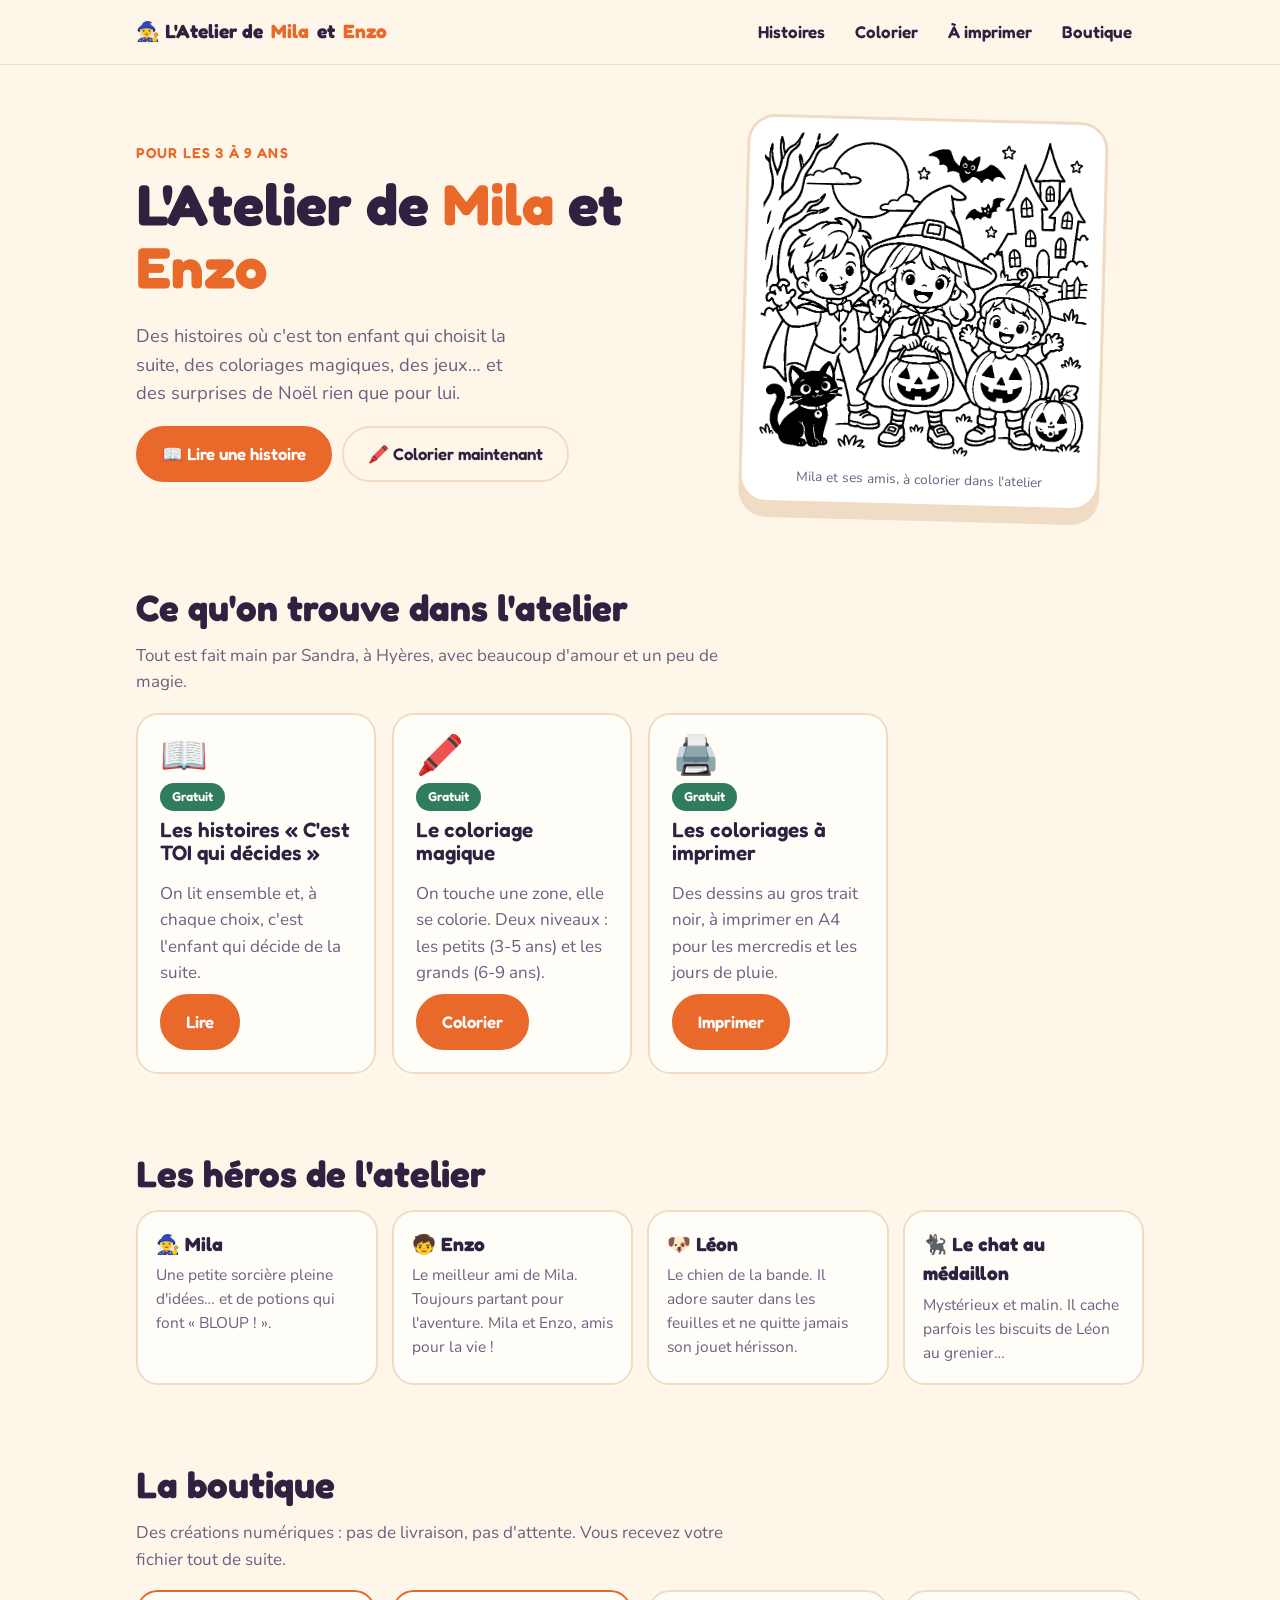
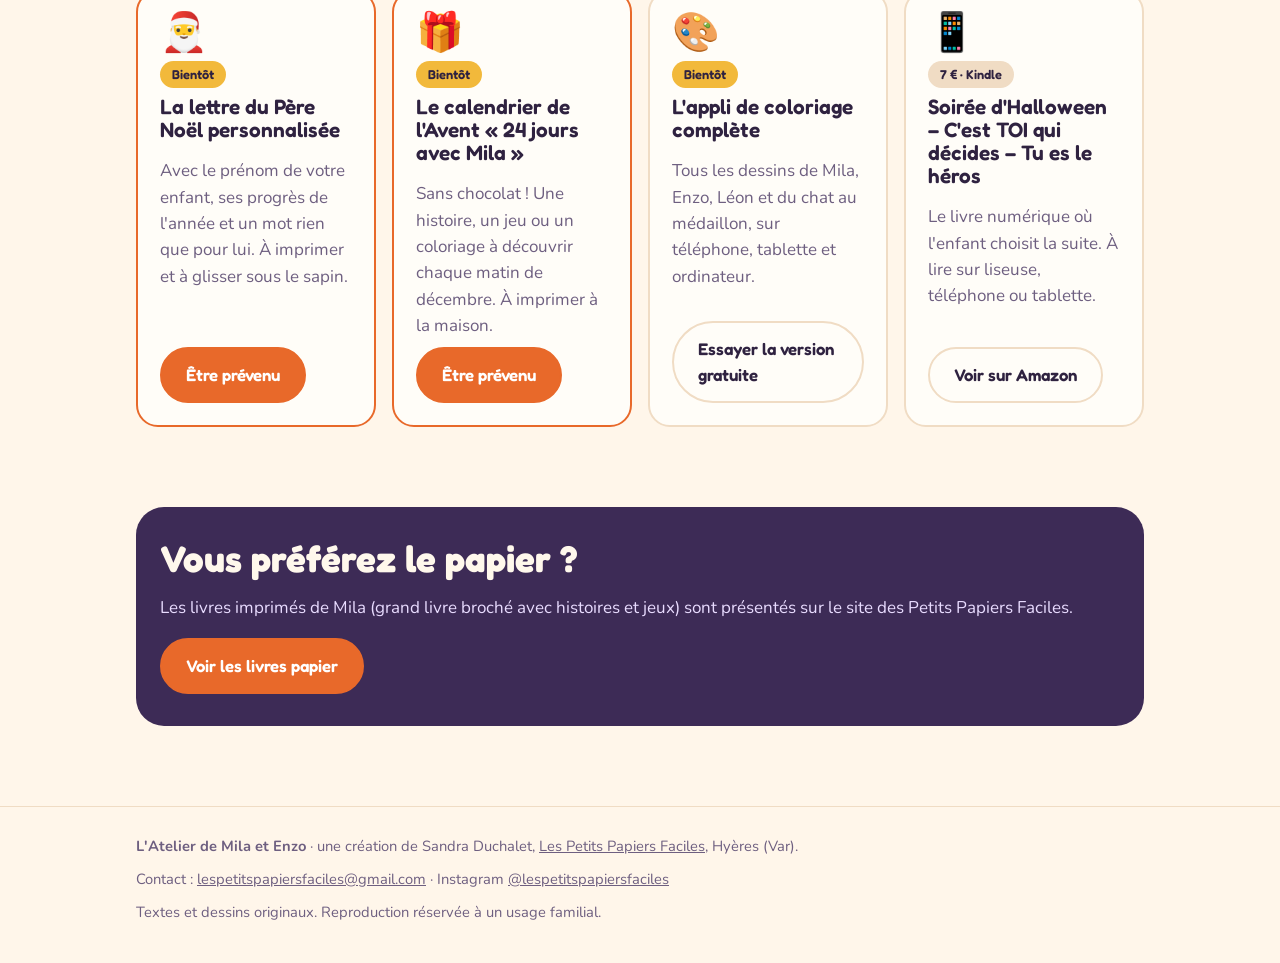
<file: index.html>
<!doctype html>
<html lang="fr">
<head>
<meta charset="utf-8">
<meta name="viewport" content="width=device-width, initial-scale=1">
<title>L'Atelier de Mila et Enzo</title>
<meta name="description" content="Histoires où l'enfant choisit la suite, coloriages, jeux et surprises de Noël pour les 3 à 9 ans. Créations de Sandra Duchalet, Les Petits Papiers Faciles.">
<link rel="preconnect" href="https://fonts.googleapis.com">
<link rel="preconnect" href="https://fonts.gstatic.com" crossorigin>
<link rel="stylesheet" href="https://fonts.googleapis.com/css2?family=Fredoka:wght@500;600;700&family=Nunito:wght@500;700;800&display=swap">
<link rel="stylesheet" href="style.css">
<link rel="icon" href="data:image/svg+xml,<svg xmlns='http://www.w3.org/2000/svg' viewBox='0 0 100 100'><text y='.9em' font-size='90'>🧙‍♀️</text></svg>">
</head>
<body>
<header class="top">
  <div class="wrap">
    <a class="logo" href="index.html">🧙‍♀️ L'Atelier de <span>Mila</span> et <span>Enzo</span></a>
    <nav class="menu" aria-label="Menu">
      <a href="histoires.html">Histoires</a>
      <a href="coloriages.html">Colorier</a>
      <a href="a-imprimer.html">À imprimer</a>
      <a href="#boutique">Boutique</a>
    </nav>
  </div>
</header>

<main>
  <section class="hero">
    <div class="wrap">
      <div>
        <div class="kicker">Pour les 3 à 9 ans</div>
        <h1>L'Atelier de <span>Mila</span> et <span>Enzo</span></h1>
        <p class="lead">Des histoires où c'est ton enfant qui choisit la suite, des coloriages magiques, des jeux… et des surprises de Noël rien que pour lui.</p>
        <div class="actions">
          <a class="btn" href="histoires.html">📖 Lire une histoire</a>
          <a class="btn light" href="coloriages.html">🖍️ Colorier maintenant</a>
        </div>
      </div>
      <figure class="hero-img">
        <img src="img/mila-et-ses-amis.png" width="800" height="797" alt="Mila la petite sorcière et ses amis, déguisés pour Halloween, avec le chat au médaillon : un dessin à colorier.">
        <figcaption>Mila et ses amis, à colorier dans l'atelier</figcaption>
      </figure>
    </div>
  </section>

  <section class="block">
    <div class="wrap">
      <h2>Ce qu'on trouve dans l'atelier</h2>
      <p class="intro">Tout est fait main par Sandra, à Hyères, avec beaucoup d'amour et un peu de magie.</p>
      <div class="grid">
        <div class="card">
          <div class="emoji">📖</div>
          <span class="tag free">Gratuit</span>
          <h3>Les histoires « C'est TOI qui décides »</h3>
          <p>On lit ensemble et, à chaque choix, c'est l'enfant qui décide de la suite.</p>
          <a class="btn" href="histoires.html">Lire</a>
        </div>
        <div class="card">
          <div class="emoji">🖍️</div>
          <span class="tag free">Gratuit</span>
          <h3>Le coloriage magique</h3>
          <p>On touche une zone, elle se colorie. Deux niveaux : les petits (3-5 ans) et les grands (6-9 ans).</p>
          <a class="btn" href="coloriages.html">Colorier</a>
        </div>
        <div class="card">
          <div class="emoji">🖨️</div>
          <span class="tag free">Gratuit</span>
          <h3>Les coloriages à imprimer</h3>
          <p>Des dessins au gros trait noir, à imprimer en A4 pour les mercredis et les jours de pluie.</p>
          <a class="btn" href="a-imprimer.html">Imprimer</a>
        </div>
      </div>
    </div>
  </section>

  <section class="block">
    <div class="wrap">
      <h2>Les héros de l'atelier</h2>
      <div class="persos">
        <div class="perso"><b>🧙‍♀️ Mila</b><p>Une petite sorcière pleine d'idées… et de potions qui font « BLOUP ! ».</p></div>
        <div class="perso"><b>🧒 Enzo</b><p>Le meilleur ami de Mila. Toujours partant pour l'aventure. Mila et Enzo, amis pour la vie !</p></div>
        <div class="perso"><b>🐶 Léon</b><p>Le chien de la bande. Il adore sauter dans les feuilles et ne quitte jamais son jouet hérisson.</p></div>
        <div class="perso"><b>🐈‍⬛ Le chat au médaillon</b><p>Mystérieux et malin. Il cache parfois les biscuits de Léon au grenier…</p></div>
      </div>
    </div>
  </section>

  <section class="block" id="boutique">
    <div class="wrap">
      <h2>La boutique</h2>
      <p class="intro">Des créations numériques : pas de livraison, pas d'attente. Vous recevez votre fichier tout de suite.</p>
      <div class="grid">
        <div class="card featured">
          <div class="emoji">🎅</div>
          <span class="tag soon">Bientôt</span>
          <h3>La lettre du Père Noël personnalisée</h3>
          <p>Avec le prénom de votre enfant, ses progrès de l'année et un mot rien que pour lui. À imprimer et à glisser sous le sapin.</p>
          <a class="btn" href="mailto:lespetitspapiersfaciles@gmail.com?subject=Pr%C3%A9venez-moi%20%3A%20lettre%20du%20P%C3%A8re%20No%C3%ABl">Être prévenu</a>
        </div>
        <div class="card featured">
          <div class="emoji">🎁</div>
          <span class="tag soon">Bientôt</span>
          <h3>Le calendrier de l'Avent « 24 jours avec Mila »</h3>
          <p>Sans chocolat ! Une histoire, un jeu ou un coloriage à découvrir chaque matin de décembre. À imprimer à la maison.</p>
          <a class="btn" href="mailto:lespetitspapiersfaciles@gmail.com?subject=Pr%C3%A9venez-moi%20%3A%20calendrier%20de%20l%27Avent">Être prévenu</a>
        </div>
        <div class="card">
          <div class="emoji">🎨</div>
          <span class="tag soon">Bientôt</span>
          <h3>L'appli de coloriage complète</h3>
          <p>Tous les dessins de Mila, Enzo, Léon et du chat au médaillon, sur téléphone, tablette et ordinateur.</p>
          <a class="btn light" href="coloriages.html">Essayer la version gratuite</a>
        </div>
        <div class="card">
          <div class="emoji">📱</div>
          <span class="tag">7 € · Kindle</span>
          <h3>Soirée d'Halloween – C'est TOI qui décides – Tu es le héros</h3>
          <p>Le livre numérique où l'enfant choisit la suite. À lire sur liseuse, téléphone ou tablette.</p>
          <a class="btn light" href="https://amzn.eu/d/0b2YOYSc" rel="noopener">Voir sur Amazon</a>
        </div>
      </div>
    </div>
  </section>

  <section class="block">
    <div class="wrap">
      <div class="band">
        <h2>Vous préférez le papier ?</h2>
        <p>Les livres imprimés de Mila (grand livre broché avec histoires et jeux) sont présentés sur le site des Petits Papiers Faciles.</p>
        <a class="btn" href="https://lespetitspapiersfaciles.fr" rel="noopener">Voir les livres papier</a>
      </div>
    </div>
  </section>
</main>

<footer>
  <div class="wrap">
    <div><b>L'Atelier de Mila et Enzo</b> · une création de Sandra Duchalet, <a href="https://lespetitspapiersfaciles.fr">Les Petits Papiers Faciles</a>, Hyères (Var).</div>
    <div>Contact : <a href="mailto:lespetitspapiersfaciles@gmail.com">lespetitspapiersfaciles@gmail.com</a> · Instagram <a href="https://instagram.com/lespetitspapiersfaciles">@lespetitspapiersfaciles</a></div>
    <div>Textes et dessins originaux. Reproduction réservée à un usage familial.</div>
  </div>
</footer>
</body>
</html>
</file>
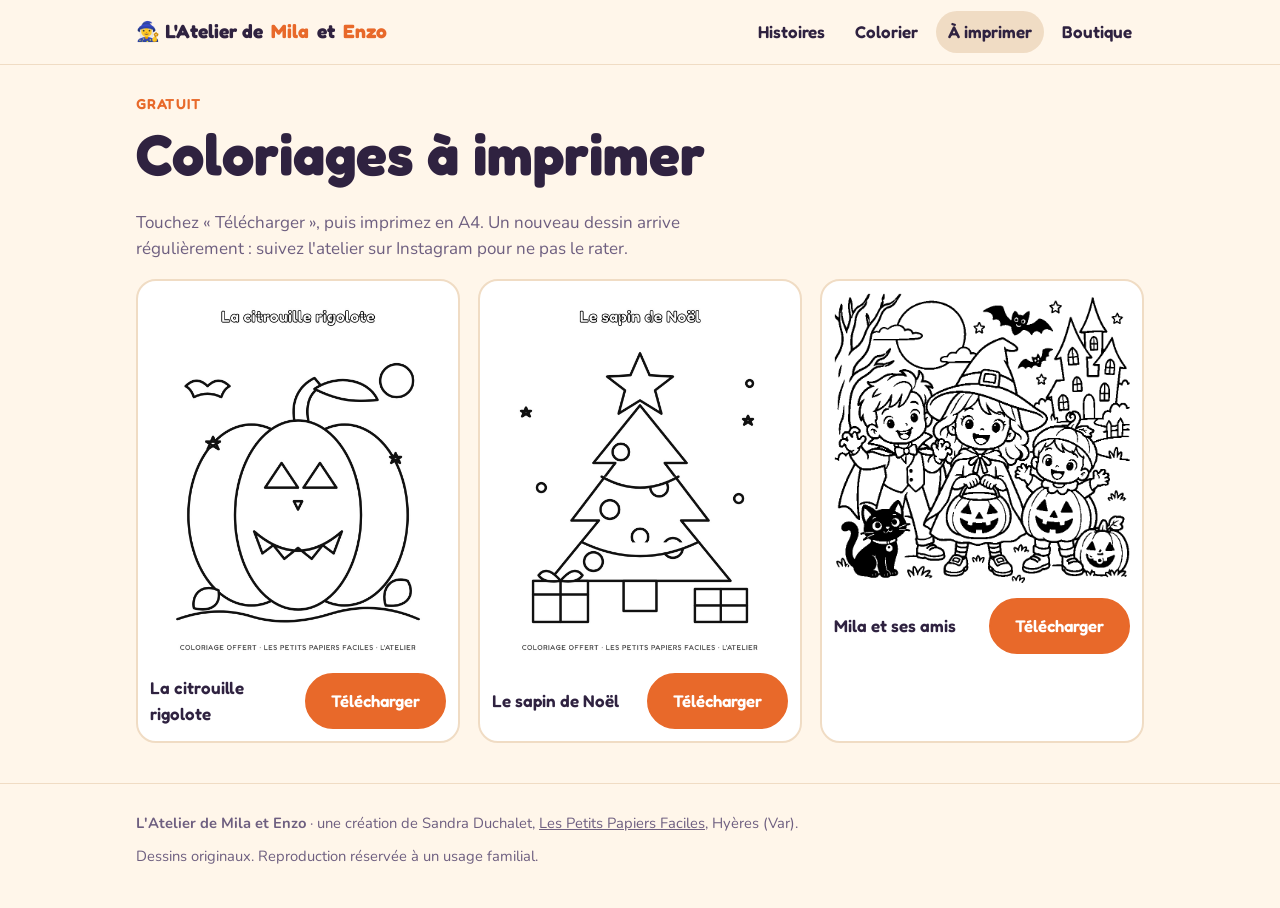
<file: a-imprimer.html>
<!doctype html>
<html lang="fr">
<head>
<meta charset="utf-8">
<meta name="viewport" content="width=device-width, initial-scale=1">
<title>Coloriages à imprimer · L'Atelier de Mila et Enzo</title>
<meta name="description" content="Coloriages gratuits à imprimer en A4 pour les enfants : citrouille rigolote, sapin de Noël, Mila et ses amis.">
<link rel="preconnect" href="https://fonts.googleapis.com">
<link rel="preconnect" href="https://fonts.gstatic.com" crossorigin>
<link rel="stylesheet" href="https://fonts.googleapis.com/css2?family=Fredoka:wght@500;600;700&family=Nunito:wght@500;700;800&display=swap">
<link rel="stylesheet" href="style.css">
<link rel="icon" href="data:image/svg+xml,<svg xmlns='http://www.w3.org/2000/svg' viewBox='0 0 100 100'><text y='.9em' font-size='90'>🖍️</text></svg>">
</head>
<body>
<header class="top">
  <div class="wrap">
    <a class="logo" href="index.html">🧙‍♀️ L'Atelier de <span>Mila</span> et <span>Enzo</span></a>
    <nav class="menu" aria-label="Menu">
      <a href="histoires.html">Histoires</a>
      <a href="coloriages.html">Colorier</a>
      <a href="a-imprimer.html" aria-current="page">À imprimer</a>
      <a href="index.html#boutique">Boutique</a>
    </nav>
  </div>
</header>

<main class="wrap" style="padding-top:28px">
  <div class="kicker">Gratuit</div>
  <h1>Coloriages à imprimer</h1>
  <p class="intro">Touchez « Télécharger », puis imprimez en A4. Un nouveau dessin arrive régulièrement : suivez l'atelier sur Instagram pour ne pas le rater.</p>

  <div class="print-grid">
    <figure>
      <img src="a-imprimer/coloriage-citrouille.jpg" width="1080" height="1350" alt="Coloriage : une citrouille rigolote avec une chauve-souris et la lune.">
      <figcaption>La citrouille rigolote <a class="btn" href="a-imprimer/coloriage-citrouille.jpg" download>Télécharger</a></figcaption>
    </figure>
    <figure>
      <img src="a-imprimer/coloriage-sapin.jpg" width="1080" height="1350" alt="Coloriage : un sapin de Noël avec son étoile, ses boules et des cadeaux.">
      <figcaption>Le sapin de Noël <a class="btn" href="a-imprimer/coloriage-sapin.jpg" download>Télécharger</a></figcaption>
    </figure>
    <figure>
      <img src="img/mila-et-ses-amis.png" width="800" height="797" alt="Coloriage : Mila la petite sorcière et ses amis déguisés pour Halloween, avec le chat au médaillon.">
      <figcaption>Mila et ses amis <a class="btn" href="img/mila-et-ses-amis.png" download>Télécharger</a></figcaption>
    </figure>
  </div>
</main>

<footer>
  <div class="wrap">
    <div><b>L'Atelier de Mila et Enzo</b> · une création de Sandra Duchalet, <a href="https://lespetitspapiersfaciles.fr">Les Petits Papiers Faciles</a>, Hyères (Var).</div>
    <div>Dessins originaux. Reproduction réservée à un usage familial.</div>
  </div>
</footer>
</body>
</html>
</file>
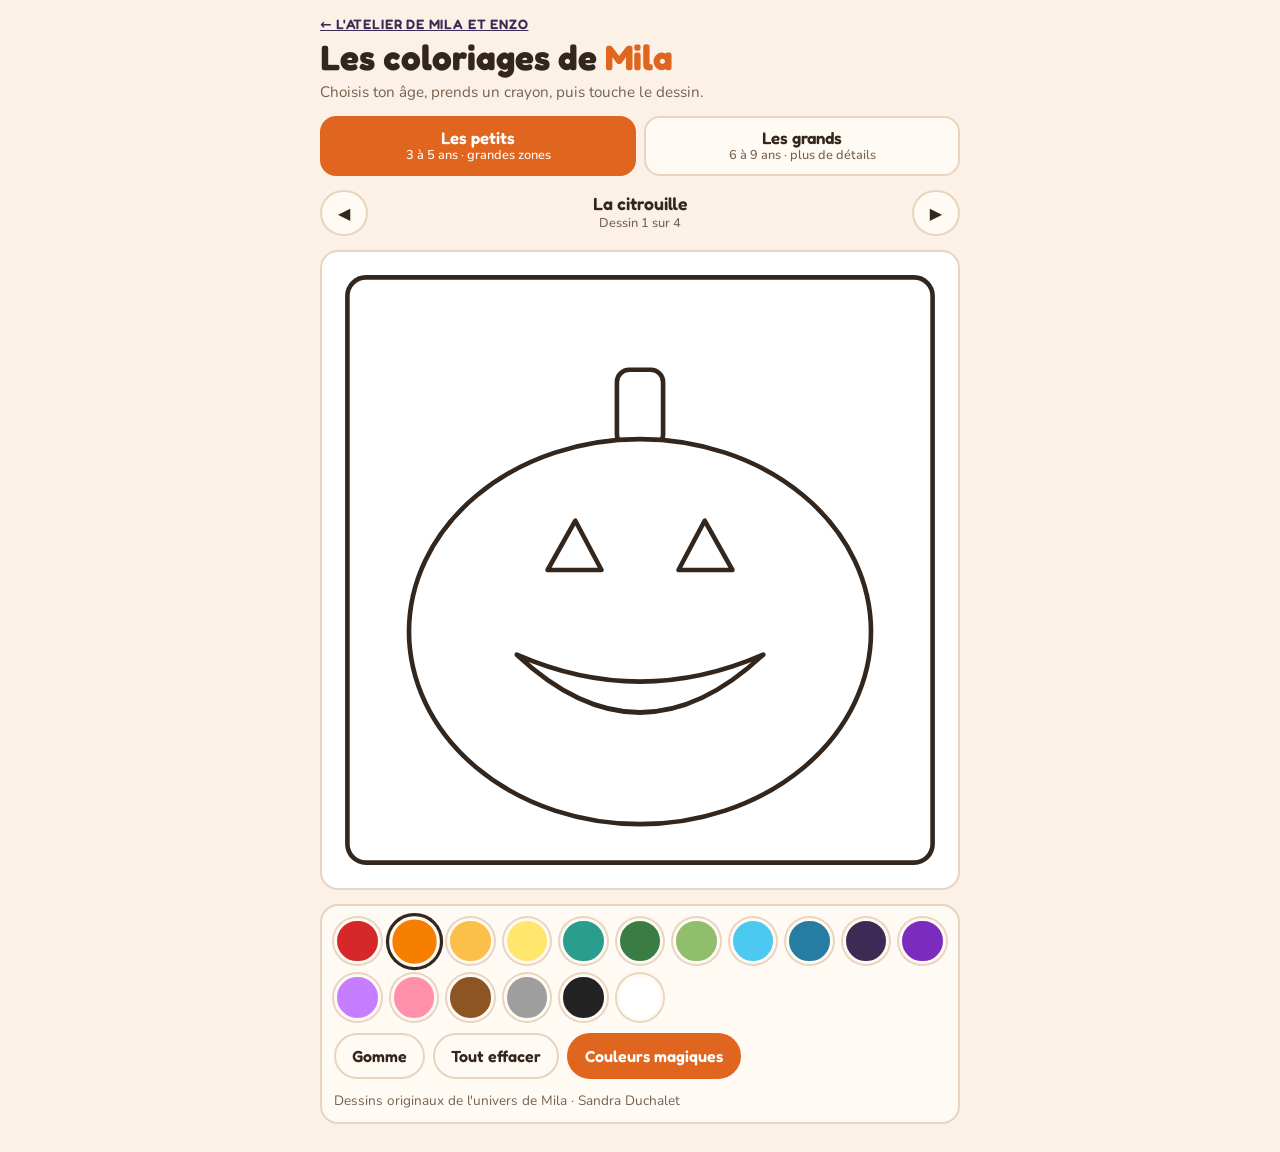
<file: coloriages.html>
<!doctype html><html lang="fr"><head><meta charset="utf-8"><meta name="viewport" content="width=device-width,initial-scale=1,viewport-fit=cover">
<title>Coloriage magique · L'Atelier de Mila et Enzo</title>
<meta name="description" content="Coloriage magique gratuit pour les 3 à 9 ans : on touche une zone, elle se colorie.">
<link rel="icon" href="data:image/svg+xml,<svg xmlns='http://www.w3.org/2000/svg' viewBox='0 0 100 100'><text y='.9em' font-size='90'>🖍️</text></svg>">
<style>body{margin:0}img{max-width:100%}[hidden]{display:none!important}</style>
</head><body>
<link rel="preconnect" href="https://fonts.googleapis.com">
<link rel="stylesheet" href="https://fonts.googleapis.com/css2?family=Fredoka:wght@500;600;700&family=Nunito:wght@500;700&display=swap">
<style>
/* Layout : un atelier de dessin — choix de l'âge en haut, la feuille au centre, la boîte de crayons dessous, gros boutons pour petits doigts */
:root {
  --bg: #fbf1e6;
  --panel: #fffaf4;
  --ink: #33261d;
  --muted: #76614f;
  --accent: #e0661f;
  --accent-ink: #ffffff;
  --night: #3d2b56;
  --line: #e8d5c0;
  --paper: #ffffff;
  --stroke: #33261d;
  --display: "Fredoka", "Trebuchet MS", system-ui, sans-serif;
  --body: "Nunito", "Segoe UI", system-ui, sans-serif;
}
@media (prefers-color-scheme: dark) {
  :root:not([data-theme="light"]) {
    --bg: #1d1814; --panel: #29211b; --ink: #f6eadc; --muted: #c6b3a1;
    --accent: #f08a3e; --accent-ink: #1d1814; --night: #b9a3e0; --line: #4a3c31; color-scheme: dark;
  }
}
:root[data-theme="dark"] {
  --bg: #1d1814; --panel: #29211b; --ink: #f6eadc; --muted: #c6b3a1;
  --accent: #f08a3e; --accent-ink: #1d1814; --night: #b9a3e0; --line: #4a3c31; color-scheme: dark;
}
* { box-sizing: border-box; }
body {
  background: var(--bg); color: var(--ink); font-family: var(--body);
  padding-left: max(16px, env(safe-area-inset-left, 0px));
  padding-right: max(16px, env(safe-area-inset-right, 0px));
  padding-block: 16px 28px;
}
.wrap { max-width: 640px; margin: 0 auto; display: flex; flex-direction: column; gap: 14px; }
.top { display: flex; flex-direction: column; gap: 4px; }
.book { font-family: var(--display); font-weight: 600; font-size: .85rem; letter-spacing: .06em; text-transform: uppercase; color: var(--night); margin: 0; }
h1 { font-family: var(--display); font-weight: 700; font-size: clamp(1.6rem, 6vw, 2.2rem); margin: 0; text-wrap: balance; }
h1 span { color: var(--accent); }
.sub { margin: 0; color: var(--muted); font-size: .95rem; }
.ages { display: grid; grid-template-columns: 1fr 1fr; gap: 8px; }
.ages button {
  font-family: var(--display); font-weight: 600; font-size: 1.05rem; line-height: 1.2;
  border: 2px solid var(--line); background: var(--panel); color: var(--ink);
  border-radius: 16px; padding: 10px 12px; cursor: pointer; min-height: 56px;
}
.ages button small { display: block; font-family: var(--body); font-weight: 500; font-size: .8rem; color: var(--muted); }
.ages button[aria-pressed="true"] { border-color: var(--accent); background: var(--accent); color: var(--accent-ink); }
.ages button[aria-pressed="true"] small { color: var(--accent-ink); }
.nav { display: flex; align-items: center; justify-content: space-between; gap: 8px; }
.nav button, .tools button {
  font-family: var(--display); font-weight: 600; font-size: 1rem;
  border: 2px solid var(--line); background: var(--panel); color: var(--ink);
  border-radius: 999px; padding: 10px 16px; cursor: pointer; min-height: 46px;
}
button:focus-visible { outline: 3px solid var(--accent); outline-offset: 2px; }
.nav .name { font-family: var(--display); font-weight: 600; font-size: 1.1rem; text-align: center; flex: 1; min-width: 0; }
.nav .count { display: block; font-family: var(--body); font-weight: 500; font-size: .8rem; color: var(--muted); }
.sheet { background: var(--paper); border-radius: 18px; border: 2px solid var(--line); padding: 10px; position: relative; }
.sheet svg { display: block; width: 100%; height: auto; max-width: 100%; touch-action: manipulation; }
.sheet svg [data-zone] { cursor: pointer; stroke: var(--stroke); stroke-width: 3; stroke-linejoin: round; transition: fill .15s ease; }
.sheet svg .deco { fill: none; stroke: var(--stroke); stroke-width: 3; stroke-linecap: round; stroke-linejoin: round; pointer-events: none; }
.sheet svg .dot { fill: var(--stroke); pointer-events: none; }
.bravo {
  position: absolute; left: 50%; top: 14px; transform: translateX(-50%);
  background: var(--accent); color: var(--accent-ink); font-family: var(--display); font-weight: 700;
  padding: 8px 18px; border-radius: 999px; font-size: 1.1rem; white-space: nowrap;
}
.box { background: var(--panel); border: 2px solid var(--line); border-radius: 18px; padding: 12px; display: flex; flex-direction: column; gap: 12px; }
.crayons { display: grid; grid-template-columns: repeat(auto-fill, minmax(46px, 1fr)); gap: 10px; }
.crayon { aspect-ratio: 1; max-width: 100%; border-radius: 50%; border: 3px solid var(--panel); box-shadow: 0 0 0 2px var(--line); cursor: pointer; padding: 0; }
.crayon[aria-pressed="true"] { box-shadow: 0 0 0 3px var(--ink); transform: scale(1.08); }
.tools { display: flex; gap: 8px; flex-wrap: wrap; }
.tools .primary { background: var(--accent); color: var(--accent-ink); border-color: var(--accent); }
.hint { color: var(--muted); font-size: .85rem; margin: 0; }
@media (prefers-reduced-motion: reduce) { .sheet svg [data-zone], .crayon { transition: none; } }
</style>

<div class="wrap">
  <div class="top">
    <p class="book"><a href="index.html" style="color:inherit">← L'Atelier de Mila et Enzo</a></p>
    <h1>Les coloriages de <span>Mila</span></h1>
    <p class="sub">Choisis ton âge, prends un crayon, puis touche le dessin.</p>
  </div>

  <div class="ages" role="group" aria-label="Choisir l'âge">
    <button id="age-petits" type="button" aria-pressed="true">Les petits<small>3 à 5 ans · grandes zones</small></button>
    <button id="age-grands" type="button" aria-pressed="false">Les grands<small>6 à 9 ans · plus de détails</small></button>
  </div>

  <div class="nav" aria-label="Changer de dessin">
    <button id="prev" type="button" aria-label="Dessin précédent">◀</button>
    <span class="name" id="name" aria-live="polite">La citrouille</span>
    <button id="next" type="button" aria-label="Dessin suivant">▶</button>
  </div>

  <div class="sheet">
    <div id="bravo" class="bravo" hidden>Bravo, c'est magnifique !</div>
    <div id="drawing"></div>
  </div>

  <div class="box">
    <div class="crayons" id="crayons" role="group" aria-label="Boîte de crayons"></div>
    <div class="tools">
      <button id="eraser" type="button">Gomme</button>
      <button id="reset" type="button">Tout effacer</button>
      <button id="magic" type="button" class="primary">Couleurs magiques</button>
    </div>
    <p class="hint">Dessins originaux de l'univers de Mila · Sandra Duchalet</p>
  </div>
</div>

<script>
const COLORS = ["#d62828","#f77f00","#fcbf49","#ffe66d","#2a9d8f","#3a7d44","#90be6d","#4cc9f0","#277da1","#3d2b56","#7b2cbf","#c77dff","#ff8fab","#8d5524","#9e9e9e","#222222","#ffffff"];
const NAMES = ["rouge","orange","jaune d'or","jaune","turquoise","vert sapin","vert pomme","bleu ciel","bleu","nuit","violet","lilas","rose","marron","gris","noir","blanc"];

// Dessins originaux. Petits : peu de zones, très grandes. Grands : plus de zones et de détails.
const SETS = {
  petits: [
    { id: "p-citrouille", name: "La citrouille", svg: `
      <rect data-zone="fond" x="10" y="10" width="380" height="380" rx="12"/>
      <rect data-zone="tige" x="185" y="70" width="30" height="50" rx="8"/>
      <ellipse data-zone="citrouille" cx="200" cy="240" rx="150" ry="125"/>
      <polygon data-zone="oeil1" points="140,200 175,200 158,168"/>
      <polygon data-zone="oeil2" points="225,200 260,200 242,168"/>
      <path data-zone="bouche" d="M120 255 Q200 330 280 255 Q200 290 120 255 Z"/>` },
    { id: "p-fantome", name: "Le petit fantôme", svg: `
      <rect data-zone="nuit" x="10" y="10" width="380" height="380" rx="12"/>
      <circle data-zone="lune" cx="320" cy="80" r="45"/>
      <path data-zone="fantome" d="M110 330 V180 Q110 70 200 70 Q290 70 290 180 V330 L260 300 L230 330 L200 300 L170 330 L140 300 Z"/>
      <ellipse data-zone="oeil1" cx="170" cy="170" rx="14" ry="20"/>
      <ellipse data-zone="oeil2" cx="230" cy="170" rx="14" ry="20"/>
      <ellipse data-zone="bouche" cx="200" cy="225" rx="18" ry="22"/>` },
    { id: "p-chat", name: "Le chat noir", svg: `
      <rect data-zone="fond" x="10" y="10" width="380" height="380" rx="12"/>
      <ellipse data-zone="corps" cx="200" cy="290" rx="110" ry="80"/>
      <circle data-zone="tete" cx="200" cy="170" r="80"/>
      <polygon data-zone="oreille1" points="135,120 140,40 190,100"/>
      <polygon data-zone="oreille2" points="265,120 260,40 210,100"/>
      <ellipse data-zone="oeil1" cx="170" cy="165" rx="16" ry="20"/>
      <ellipse data-zone="oeil2" cx="230" cy="165" rx="16" ry="20"/>
      <polygon data-zone="truffe" points="190,195 210,195 200,208"/>
      <path class="deco" d="M200 208 Q188 222 176 216 M200 208 Q212 222 224 216"/>` },
    { id: "p-bonbons", name: "Les bonbons", svg: `
      <rect data-zone="fond" x="10" y="10" width="380" height="380" rx="12"/>
      <circle data-zone="bonbon1" cx="130" cy="140" r="60"/>
      <polygon data-zone="papier1a" points="70,140 25,105 25,175"/>
      <polygon data-zone="papier1b" points="190,140 235,105 235,175"/>
      <rect data-zone="sucette-baton" x="268" y="200" width="16" height="170" rx="6"/>
      <circle data-zone="sucette" cx="276" cy="160" r="70"/>
      <rect data-zone="sachet" x="70" y="250" width="150" height="120" rx="14"/>` }
  ],
  grands: [
    { id: "g-mila-amis", name: "Mila, Léo et leurs amis", img: "[data-uri]" },
    { id: "g-maison", name: "La maison hantée", svg: `
      <rect data-zone="ciel" x="10" y="10" width="380" height="380" rx="12"/>
      <circle data-zone="lune" cx="320" cy="70" r="38"/>
      <rect data-zone="colline" x="10" y="330" width="380" height="60" rx="8"/>
      <rect data-zone="maison" x="90" y="170" width="220" height="170"/>
      <polygon data-zone="toit" points="70,175 200,75 330,175"/>
      <rect data-zone="tour" x="240" y="110" width="50" height="70"/>
      <polygon data-zone="toit-tour" points="232,112 265,60 298,112"/>
      <rect data-zone="porte" x="175" y="260" width="50" height="80" rx="24"/>
      <rect data-zone="fenetre1" x="115" y="200" width="44" height="44" rx="4"/>
      <rect data-zone="fenetre2" x="241" y="200" width="44" height="44" rx="4"/>
      <rect data-zone="fenetre3" x="252" y="125" width="26" height="30" rx="4"/>
      <circle data-zone="fenetre-ronde" cx="200" cy="140" r="18"/>
      <path class="deco" d="M137 200 V244 M115 222 H159 M263 200 V244 M241 222 H285"/>
      <path data-zone="chauve-souris1" d="M60 80 Q75 65 90 80 Q100 70 110 80 Q100 88 90 84 Q75 92 60 80 Z"/>
      <path data-zone="chauve-souris2" d="M140 40 Q152 28 164 40 Q172 32 180 40 Q172 47 164 44 Q152 50 140 40 Z"/>
      <ellipse data-zone="citrouille1" cx="70" cy="345" rx="30" ry="24"/>
      <ellipse data-zone="citrouille2" cx="335" cy="348" rx="26" ry="20"/>` },
    { id: "g-sorciere", name: "Le chaudron de la sorcière", svg: `
      <rect data-zone="mur" x="10" y="10" width="380" height="380" rx="12"/>
      <rect data-zone="sol" x="10" y="320" width="380" height="70" rx="8"/>
      <polygon data-zone="flamme1" points="150,345 165,300 180,345"/>
      <polygon data-zone="flamme2" points="185,345 200,290 215,345"/>
      <polygon data-zone="flamme3" points="220,345 235,300 250,345"/>
      <path data-zone="chaudron" d="M100 200 H300 Q310 320 200 320 Q90 320 100 200 Z"/>
      <rect data-zone="bord" x="88" y="186" width="224" height="22" rx="11"/>
      <ellipse data-zone="potion" cx="200" cy="186" rx="100" ry="14"/>
      <circle data-zone="bulle1" cx="170" cy="150" r="16"/>
      <circle data-zone="bulle2" cx="215" cy="125" r="22"/>
      <circle data-zone="bulle3" cx="245" cy="160" r="12"/>
      <polygon data-zone="chapeau" points="40,140 80,30 120,140"/>
      <rect data-zone="ruban" x="52" y="118" width="56" height="14"/>
      <rect data-zone="bord-chapeau" x="22" y="136" width="116" height="14" rx="7"/>
      <rect data-zone="balai" x="300" y="60" width="12" height="190" rx="5" transform="rotate(15 306 155)"/>
      <polygon data-zone="paille" points="270,250 330,250 345,300 255,300" />
      <polygon data-zone="etoile" points="340,40 346,56 363,56 349,66 354,82 340,72 326,82 331,66 317,56 334,56"/>` },
    { id: "g-citrouilles", name: "Le champ de citrouilles", svg: `
      <rect data-zone="ciel" x="10" y="10" width="380" height="380" rx="12"/>
      <circle data-zone="lune" cx="80" cy="80" r="45"/>
      <path data-zone="colline" d="M10 260 Q200 200 390 260 V390 H10 Z"/>
      <rect data-zone="tige1" x="104" y="232" width="16" height="24" rx="5"/>
      <ellipse data-zone="citrouille1" cx="112" cy="290" rx="62" ry="45"/>
      <rect data-zone="tige2" x="262" y="218" width="16" height="24" rx="5"/>
      <ellipse data-zone="citrouille2" cx="270" cy="280" rx="72" ry="52"/>
      <rect data-zone="tige3" x="188" y="306" width="14" height="20" rx="5"/>
      <ellipse data-zone="citrouille3" cx="195" cy="350" rx="48" ry="32"/>
      <polygon data-zone="oeil1" points="245,270 262,270 254,252"/>
      <polygon data-zone="oeil2" points="280,270 297,270 289,252"/>
      <path data-zone="bouche" d="M242 290 Q270 318 300 290 Q270 302 242 290 Z"/>
      <path class="deco" d="M90 250 Q85 290 92 332 M134 250 Q140 290 132 332 M245 232 Q238 280 246 330 M295 232 Q302 280 294 330"/>
      <polygon data-zone="etoile1" points="300,50 305,63 319,63 308,71 312,84 300,76 288,84 292,71 281,63 295,63"/>
      <polygon data-zone="etoile2" points="200,90 204,100 215,100 206,106 209,117 200,111 191,117 194,106 185,100 196,100"/>
      <path data-zone="chauve-souris" d="M330 140 Q345 125 360 140 Q370 130 380 140 Q370 148 360 144 Q345 152 330 140 Z"/>` },
    { id: "g-chat", name: "Le chat de la sorcière", svg: `
      <rect data-zone="fond" x="10" y="10" width="380" height="380" rx="12"/>
      <rect data-zone="coussin" x="40" y="290" width="320" height="80" rx="38"/>
      <ellipse data-zone="corps" cx="200" cy="265" rx="110" ry="58"/>
      <circle data-zone="tete" cx="200" cy="175" r="60"/>
      <polygon data-zone="oreille1" points="150,140 152,85 188,124"/>
      <polygon data-zone="oreille2" points="250,140 248,85 212,124"/>
      <polygon data-zone="chapeau" points="150,128 200,30 250,128"/>
      <rect data-zone="bord-chapeau" x="128" y="122" width="144" height="16" rx="8"/>
      <rect data-zone="ruban" x="164" y="104" width="72" height="14"/>
      <path data-zone="queue" d="M300 265 Q370 255 352 195 Q346 177 332 187 Q346 241 296 245 Z"/>
      <ellipse data-zone="oeil1" cx="180" cy="172" rx="10" ry="13"/>
      <ellipse data-zone="oeil2" cx="220" cy="172" rx="10" ry="13"/>
      <polygon data-zone="truffe" points="192,192 208,192 200,202"/>
      <path class="deco" d="M200 202 Q190 214 180 210 M200 202 Q210 214 220 210 M168 196 L128 190 M168 202 L130 208 M232 196 L272 190 M232 202 L270 208"/>
      <rect data-zone="noeud" x="182" y="226" width="36" height="16" rx="6"/>
      <circle data-zone="bonbon" cx="80" cy="80" r="22"/>
      <polygon data-zone="papier-a" points="58,80 34,66 34,94"/>
      <polygon data-zone="papier-b" points="102,80 126,66 126,94"/>` }
  ]
};

let age = "petits", index = 0, color = COLORS[1], erasing = false;
let fills = {};
try { fills = JSON.parse(localStorage.getItem("mila-coloriages-v2") || "{}") || {}; } catch (e) { fills = {}; }
function save() { try { localStorage.setItem("mila-coloriages-v2", JSON.stringify(fills)); } catch (e) {} }

const drawingEl = document.getElementById("drawing");
const nameEl = document.getElementById("name");
const bravo = document.getElementById("bravo");

function current() { return SETS[age][index]; }

// Dessins en image (illustrations au trait) : remplissage par zone sur un canvas.
let cv = null, ctx = null, lineMask = null, W = 0, H = 0;
function hexToRgb(h) { const n = parseInt(h.slice(1), 16); return [(n >> 16) & 255, (n >> 8) & 255, n & 255]; }
function floodFill(x, y, hex) {
  if (!ctx || lineMask[y * W + x]) return false;
  const img = ctx.getImageData(0, 0, W, H), data = img.data, [r, g, b] = hexToRgb(hex);
  const seen = new Uint8Array(W * H), stack = [y * W + x];
  while (stack.length) {
    const p = stack.pop();
    if (seen[p] || lineMask[p]) continue;
    seen[p] = 1;
    const i = p * 4; data[i] = r; data[i + 1] = g; data[i + 2] = b; data[i + 3] = 255;
    const px = p % W;
    if (px > 0) stack.push(p - 1);
    if (px < W - 1) stack.push(p + 1);
    if (p >= W) stack.push(p - W);
    if (p < W * (H - 1)) stack.push(p + W);
  }
  ctx.putImageData(img, 0, 0);
  return true;
}
function renderImage(d) {
  drawingEl.innerHTML = `<canvas role="img" aria-label="${d.name} à colorier" style="display:block;width:100%;height:auto;touch-action:manipulation;cursor:pointer"></canvas>`;
  cv = drawingEl.querySelector("canvas"); ctx = cv.getContext("2d", { willReadFrequently: true });
  const im = new Image();
  im.onload = () => {
    W = cv.width = im.naturalWidth; H = cv.height = im.naturalHeight;
    ctx.fillStyle = "#ffffff"; ctx.fillRect(0, 0, W, H); ctx.drawImage(im, 0, 0);
    const px = ctx.getImageData(0, 0, W, H).data;
    lineMask = new Uint8Array(W * H);
    for (let p = 0; p < W * H; p++) { const i = p * 4; lineMask[p] = (px[i] + px[i + 1] + px[i + 2]) / 3 < 140 ? 1 : 0; }
    (fills[d.id].steps || []).forEach(([x, y, c]) => floodFill(x, y, c));
  };
  im.src = d.img;
  bravo.hidden = true;
}

function render() {
  const d = current();
  fills[d.id] = fills[d.id] || {};
  nameEl.innerHTML = `${d.name}<span class="count">Dessin ${index + 1} sur ${SETS[age].length}</span>`;
  if (d.img) { renderImage(d); return; }
  cv = null; ctx = null;
  drawingEl.innerHTML = `<svg viewBox="0 0 400 400" role="img" aria-label="${d.name} à colorier" xmlns="http://www.w3.org/2000/svg">${d.svg}</svg>`;
  drawingEl.querySelectorAll("[data-zone]").forEach(z => z.setAttribute("fill", fills[d.id][z.dataset.zone] || "#ffffff"));
  checkDone();
}
function checkDone() {
  const d = current();
  if (d.img) { bravo.hidden = true; return; }
  const zones = drawingEl.querySelectorAll("[data-zone]");
  bravo.hidden = ![...zones].every(z => fills[d.id][z.dataset.zone]);
}
drawingEl.addEventListener("click", e => {
  const d = current();
  if (d.img) {
    if (!cv || !lineMask) return;
    const r = cv.getBoundingClientRect();
    const x = Math.floor((e.clientX - r.left) * W / r.width), y = Math.floor((e.clientY - r.top) * H / r.height);
    if (x < 0 || y < 0 || x >= W || y >= H) return;
    const c = erasing ? "#ffffff" : color;
    if (floodFill(x, y, c)) { (fills[d.id].steps = fills[d.id].steps || []).push([x, y, c]); save(); }
    return;
  }
  const z = e.target.closest("[data-zone]");
  if (!z) return;
  if (erasing) { delete fills[d.id][z.dataset.zone]; z.setAttribute("fill", "#ffffff"); }
  else { fills[d.id][z.dataset.zone] = color; z.setAttribute("fill", color); }
  save(); checkDone();
});

const box = document.getElementById("crayons");
COLORS.forEach((c, i) => {
  const b = document.createElement("button");
  b.type = "button"; b.className = "crayon"; b.style.background = c;
  b.setAttribute("aria-label", "Crayon " + NAMES[i]);
  b.setAttribute("aria-pressed", c === color ? "true" : "false");
  b.addEventListener("click", () => {
    color = c; erasing = false;
    box.querySelectorAll(".crayon").forEach(x => x.setAttribute("aria-pressed", "false"));
    b.setAttribute("aria-pressed", "true");
    document.getElementById("eraser").classList.remove("primary");
  });
  box.appendChild(b);
});
document.getElementById("eraser").addEventListener("click", ev => {
  erasing = true;
  box.querySelectorAll(".crayon").forEach(x => x.setAttribute("aria-pressed", "false"));
  ev.currentTarget.classList.add("primary");
});
document.getElementById("reset").addEventListener("click", () => { fills[current().id] = {}; save(); render(); });
document.getElementById("magic").addEventListener("click", () => {
  const d = current();
  if (d.img) return;
  drawingEl.querySelectorAll("[data-zone]").forEach(z => {
    const c = COLORS[Math.floor(Math.random() * (COLORS.length - 1))];
    fills[d.id][z.dataset.zone] = c; z.setAttribute("fill", c);
  });
  save(); checkDone();
});
function setAge(a) {
  age = a; index = 0;
  document.getElementById("age-petits").setAttribute("aria-pressed", a === "petits");
  document.getElementById("age-grands").setAttribute("aria-pressed", a === "grands");
  render();
}
document.getElementById("age-petits").addEventListener("click", () => setAge("petits"));
document.getElementById("age-grands").addEventListener("click", () => setAge("grands"));
document.getElementById("prev").addEventListener("click", () => { index = (index + SETS[age].length - 1) % SETS[age].length; render(); });
document.getElementById("next").addEventListener("click", () => { index = (index + 1) % SETS[age].length; render(); });
render();
</script>

</body></html>
</file>
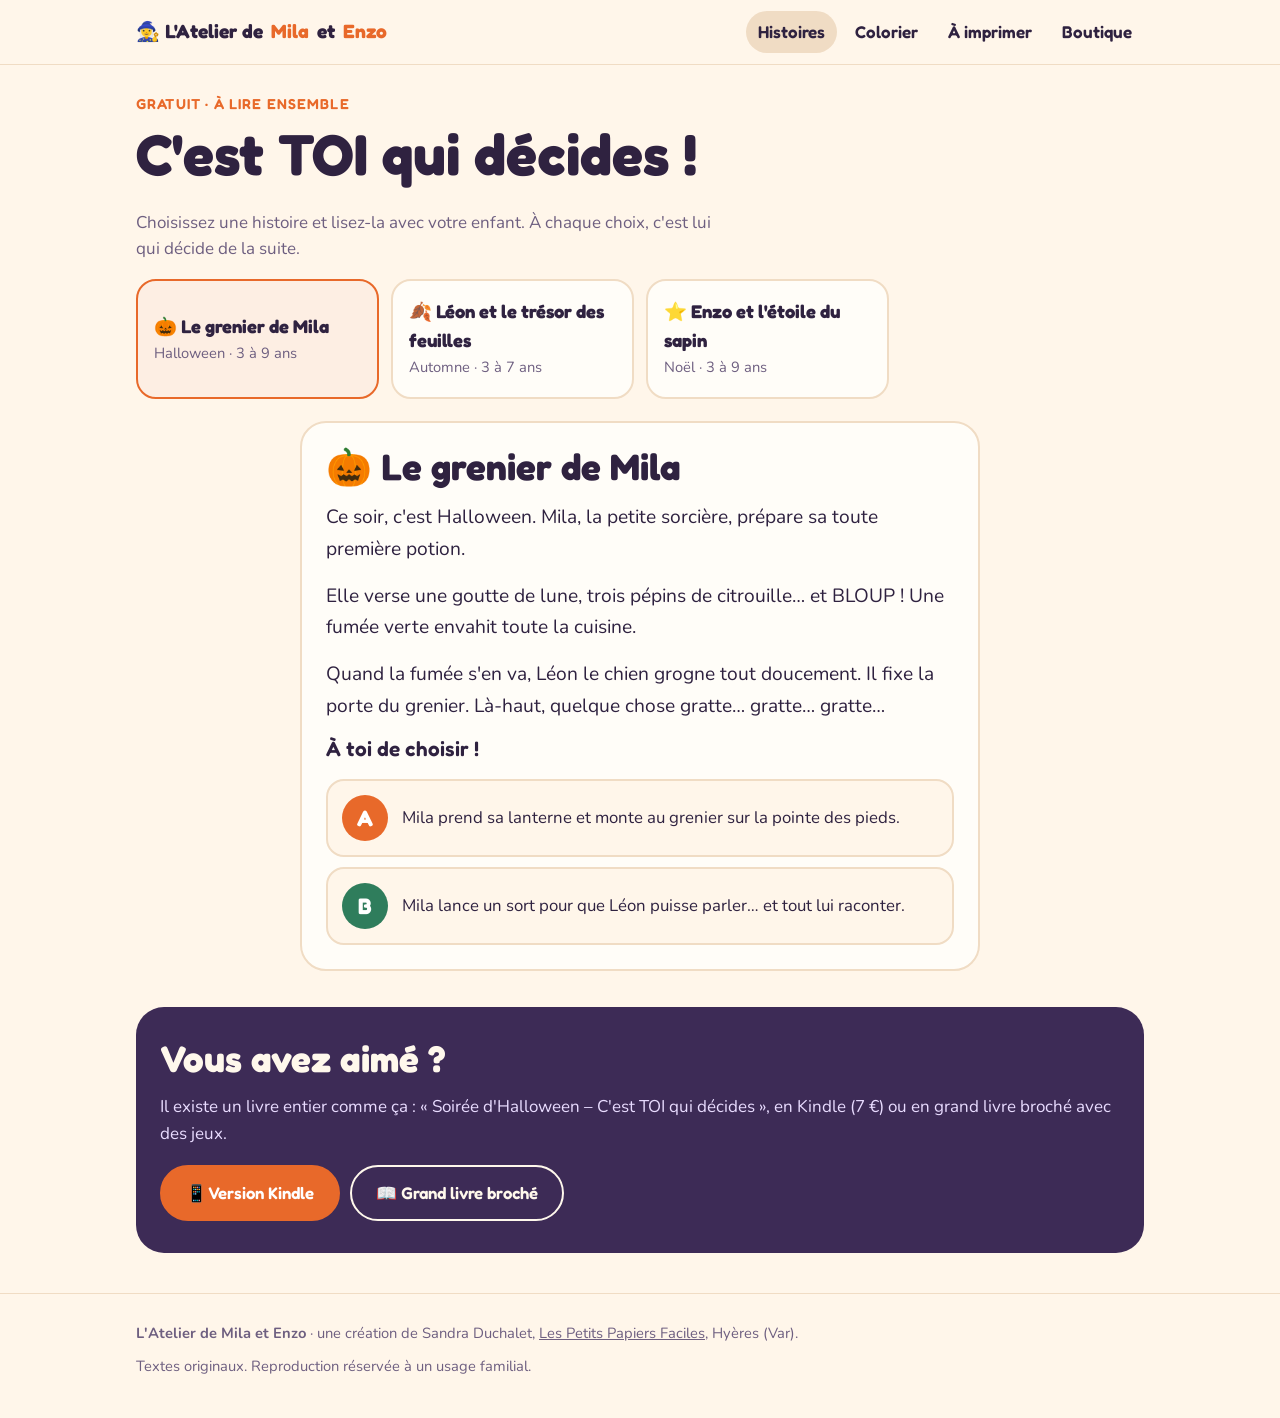
<file: histoires.html>
<!doctype html>
<html lang="fr">
<head>
<meta charset="utf-8">
<meta name="viewport" content="width=device-width, initial-scale=1">
<title>Histoires à choix · L'Atelier de Mila et Enzo</title>
<meta name="description" content="Des histoires gratuites à lire avec votre enfant : à chaque choix, c'est lui qui décide de la suite.">
<link rel="preconnect" href="https://fonts.googleapis.com">
<link rel="preconnect" href="https://fonts.gstatic.com" crossorigin>
<link rel="stylesheet" href="https://fonts.googleapis.com/css2?family=Fredoka:wght@500;600;700&family=Nunito:wght@500;700;800&display=swap">
<link rel="stylesheet" href="style.css">
<link rel="icon" href="data:image/svg+xml,<svg xmlns='http://www.w3.org/2000/svg' viewBox='0 0 100 100'><text y='.9em' font-size='90'>📖</text></svg>">
</head>
<body>
<header class="top">
  <div class="wrap">
    <a class="logo" href="index.html">🧙‍♀️ L'Atelier de <span>Mila</span> et <span>Enzo</span></a>
    <nav class="menu" aria-label="Menu">
      <a href="histoires.html" aria-current="page">Histoires</a>
      <a href="coloriages.html">Colorier</a>
      <a href="a-imprimer.html">À imprimer</a>
      <a href="index.html#boutique">Boutique</a>
    </nav>
  </div>
</header>

<main class="wrap" style="padding-top:28px">
  <div class="kicker">Gratuit · à lire ensemble</div>
  <h1>C'est TOI qui décides !</h1>
  <p class="intro">Choisissez une histoire et lisez-la avec votre enfant. À chaque choix, c'est lui qui décide de la suite.</p>

  <div class="picker" id="picker" role="group" aria-label="Choisir une histoire"></div>

  <article class="story" aria-live="polite">
    <h2 id="s-title"></h2>
    <div class="page-text" id="s-text"></div>
    <div class="choices" id="s-choices"></div>
  </article>

  <div class="band" style="margin-top:36px">
    <h2>Vous avez aimé ?</h2>
    <p>Il existe un livre entier comme ça : « Soirée d'Halloween – C'est TOI qui décides », en Kindle (7 €) ou en grand livre broché avec des jeux.</p>
    <div class="actions"><a class="btn" href="https://amzn.eu/d/0b2YOYSc" rel="noopener">📱 Version Kindle</a> <a class="btn light" style="color:#fff8ec;border-color:#fff8ec" href="https://amzn.eu/d/01kn7T2N" rel="noopener">📖 Grand livre broché</a></div>
  </div>
</main>

<footer>
  <div class="wrap">
    <div><b>L'Atelier de Mila et Enzo</b> · une création de Sandra Duchalet, <a href="https://lespetitspapiersfaciles.fr">Les Petits Papiers Faciles</a>, Hyères (Var).</div>
    <div>Textes originaux. Reproduction réservée à un usage familial.</div>
  </div>
</footer>

<script>
// Chaque histoire : des pages, et des choix qui mènent à d'autres pages.
const STORIES = {
  grenier: {
    emoji: "🎃", title: "Le grenier de Mila", sub: "Halloween · 3 à 9 ans",
    pages: {
      start: {
        text: ["Ce soir, c'est Halloween. Mila, la petite sorcière, prépare sa toute première potion.",
               "Elle verse une goutte de lune, trois pépins de citrouille… et BLOUP ! Une fumée verte envahit toute la cuisine.",
               "Quand la fumée s'en va, Léon le chien grogne tout doucement. Il fixe la porte du grenier. Là-haut, quelque chose gratte… gratte… gratte…"],
        choices: [["Mila prend sa lanterne et monte au grenier sur la pointe des pieds.", "a"],
                  ["Mila lance un sort pour que Léon puisse parler… et tout lui raconter.", "b"]]
      },
      a: { text: ["Mila monte, lanterne à la main. Dans un coin, deux petits yeux brillent…",
                  "C'est une chauve-souris toute perdue ! Le bruit de la potion l'a réveillée.",
                  "Mila lui ouvre la lucarne : « Bonne nuit, petite voisine ! »"], end: true },
      b: { text: ["« Abracadachien ! » Léon ouvre la bouche et dit :",
                  "« Mila… ton chat a caché mes biscuits au grenier ! »",
                  "Mila éclate de rire. Ce soir, la potion attendra : on va chercher les biscuits !"], end: true }
    }
  },
  feuilles: {
    emoji: "🍂", title: "Léon et le trésor des feuilles", sub: "Automne · 3 à 7 ans",
    pages: {
      start: {
        text: ["Au jardin, le vent a fait tomber toutes les feuilles. Léon le chien adore sauter dedans !",
               "Mais après le dixième saut… catastrophe : son jouet hérisson a disparu sous la montagne de feuilles."],
        choices: [["Léon fouille avec son nez, feuille par feuille.", "a"],
                  ["Léon va chercher Mila et son balai magique.", "b"]]
      },
      a: { text: ["Léon renifle… renifle… ATCHOUM !",
                  "Les feuilles s'envolent partout, et au milieu, le jouet hérisson apparaît.",
                  "Léon le rapporte fièrement : c'était le meilleur éternuement de sa vie !"], end: true },
      b: { text: ["Mila fait tourner son balai : « Tourbillon de feuilles ! »",
                  "Toutes les feuilles dansent dans le ciel… et le hérisson retombe pile dans la gueule de Léon.",
                  "Et les feuilles ? Elles forment un joli tas pour sauter encore !"], end: true }
    }
  },
  etoile: {
    emoji: "⭐", title: "Enzo et l'étoile du sapin", sub: "Noël · 3 à 9 ans",
    pages: {
      start: {
        text: ["C'est bientôt Noël. Enzo et Mila décorent le grand sapin de la place du village.",
               "Il ne manque plus que l'étoile, tout en haut… mais elle a disparu !",
               "Sur la neige, Enzo remarque de toutes petites traces qui partent vers la forêt."],
        choices: [["Enzo suit les petites traces dans la forêt.", "a"],
                  ["Mila fabrique une nouvelle étoile avec une potion.", "b"]]
      },
      a: { text: ["Les traces mènent à un petit écureuil. L'étoile brille dans son nid : il la trouvait si jolie !",
                  "Enzo lui promet de lui fabriquer une étoile rien qu'à lui.",
                  "L'écureuil rend l'étoile, et ce soir-là, le sapin brille comme jamais."], end: true },
      b: { text: ["Mila mélange de la neige, un rayon de lune et une pincée de paillettes… POUF !",
                  "Une étoile apparaît… mais elle chante : « Vive le vent, vive le vent ! »",
                  "Enzo rit tellement qu'il tombe dans la neige. Le sapin a maintenant l'étoile la plus joyeuse du monde !"], end: true }
    }
  }
};

const picker = document.getElementById("picker");
const titleEl = document.getElementById("s-title");
const textEl = document.getElementById("s-text");
const choicesEl = document.getElementById("s-choices");
let storyId = "grenier";

function el(tag, cls, txt) { const e = document.createElement(tag); if (cls) e.className = cls; if (txt) e.textContent = txt; return e; }

function show(pageId) {
  const s = STORIES[storyId], page = s.pages[pageId];
  titleEl.textContent = s.emoji + " " + s.title;
  textEl.replaceChildren(...page.text.map(t => el("p", "", t)));
  choicesEl.replaceChildren();
  if (page.choices) {
    choicesEl.appendChild(el("h3", "", "À toi de choisir !"));
    page.choices.forEach(([label, next], i) => {
      const b = el("button", "choice" + (i ? " b" : ""));
      b.type = "button";
      b.append(el("span", "l", i ? "B" : "A"), el("span", "", label));
      b.addEventListener("click", () => show(next));
      choicesEl.appendChild(b);
    });
  } else {
    textEl.appendChild(el("p", "fin", "FIN ✨"));
    const again = el("button", "btn", "↺ Choisir l'autre chemin");
    again.type = "button";
    again.addEventListener("click", () => show("start"));
    choicesEl.appendChild(again);
  }
}

Object.entries(STORIES).forEach(([id, s]) => {
  const b = el("button");
  b.type = "button";
  b.setAttribute("aria-pressed", id === storyId);
  b.append(el("b", "", s.emoji + " " + s.title), el("span", "", s.sub));
  b.addEventListener("click", () => {
    storyId = id;
    picker.querySelectorAll("button").forEach(x => x.setAttribute("aria-pressed", x === b));
    show("start");
  });
  picker.appendChild(b);
});
show("start");
</script>
</body>
</html>
</file>
<file: style.css>
/* L'Atelier de Mila et Enzo — feuille de style commune */
:root {
  --bg: #fff6ea;
  --panel: #fffdf8;
  --ink: #2f2240;
  --muted: #6e5f80;
  --line: #f0dcc4;
  --orange: #e8692a;
  --orange-ink: #ffffff;
  --nuit: #3d2b56;
  --vert: #2f7d5c;
  --rouge: #d2453d;
  --or: #f2b93b;
  --display: "Fredoka", "Trebuchet MS", system-ui, sans-serif;
  --body: "Nunito", "Segoe UI", system-ui, sans-serif;
}
@media (prefers-color-scheme: dark) {
  :root:not([data-theme="light"]) {
    --bg: #1c1626; --panel: #271f33; --ink: #f6ecff; --muted: #c4b5d6;
    --line: #3d3150; --orange: #f2894b; --orange-ink: #1c1626; --nuit: #c9b4ef;
  }
}
:root[data-theme="dark"] {
  --bg: #1c1626; --panel: #271f33; --ink: #f6ecff; --muted: #c4b5d6;
  --line: #3d3150; --orange: #f2894b; --orange-ink: #1c1626; --nuit: #c9b4ef;
}
* { box-sizing: border-box; }
html { -webkit-text-size-adjust: 100%; }
body { margin: 0; background: var(--bg); color: var(--ink); font-family: var(--body); font-size: 17px; line-height: 1.55; }
img { max-width: 100%; height: auto; display: block; }
a { color: var(--orange); }
h1, h2, h3 { font-family: var(--display); line-height: 1.1; margin: 0 0 .4em; }
h1 { font-size: clamp(2.1rem, 8vw, 3.6rem); font-weight: 700; }
h2 { font-size: clamp(1.6rem, 5.5vw, 2.3rem); font-weight: 700; }
h3 { font-size: 1.3rem; font-weight: 600; }
p { margin: 0 0 1em; }
.wrap { max-width: 1040px; margin: 0 auto; padding: 0 16px; }

/* En-tête */
.top { position: sticky; top: 0; z-index: 10; background: color-mix(in srgb, var(--bg) 92%, transparent); backdrop-filter: blur(8px); border-bottom: 1px solid var(--line); }
.top .wrap { display: flex; align-items: center; justify-content: space-between; gap: 12px; min-height: 64px; }
.logo { font-family: var(--display); font-weight: 700; font-size: 1.2rem; color: var(--ink); text-decoration: none; display: flex; align-items: center; gap: 8px; }
.logo span { color: var(--orange); }
.menu { display: flex; gap: 6px; flex-wrap: wrap; }
.menu a { font-family: var(--display); font-weight: 600; color: var(--ink); text-decoration: none; padding: 8px 12px; border-radius: 999px; }
.menu a:hover, .menu a[aria-current="page"] { background: var(--line); }
@media (max-width: 640px) {
  .top .wrap { flex-wrap: wrap; padding-top: 8px; padding-bottom: 6px; gap: 2px; }
  .menu { width: 100%; gap: 2px; }
  .menu a { padding: 6px 10px; font-size: .95rem; }
}

/* Boutons */
.btn { display: inline-flex; align-items: center; justify-content: center; gap: 8px; font-family: var(--display); font-weight: 600; font-size: 1.05rem; text-decoration: none; border-radius: 999px; padding: 13px 24px; min-height: 50px; border: 2px solid var(--orange); background: var(--orange); color: var(--orange-ink); cursor: pointer; }
.btn.light { background: transparent; color: var(--ink); border-color: var(--line); }
.btn:focus-visible, button:focus-visible, a:focus-visible { outline: 3px solid var(--or); outline-offset: 2px; }

/* Accueil */
.hero { padding: 36px 0 24px; }
.hero .wrap { display: grid; gap: 28px; align-items: center; }
@media (min-width: 820px) { .hero .wrap { grid-template-columns: 1.1fr .9fr; } }
.kicker { font-family: var(--display); font-weight: 600; letter-spacing: .08em; text-transform: uppercase; color: var(--orange); font-size: .9rem; margin-bottom: 8px; }
.hero h1 span { color: var(--orange); }
.lead { font-size: 1.15rem; color: var(--muted); max-width: 34ch; }
.actions { display: flex; gap: 10px; flex-wrap: wrap; margin-top: 18px; }
.hero-img { background: #fff; border-radius: 28px; padding: 14px; border: 3px solid var(--line); transform: rotate(1.5deg); box-shadow: 0 14px 0 var(--line); }
.hero-img figcaption { font-size: .85rem; color: #6e5f80; text-align: center; margin-top: 8px; }

section.block { padding: 40px 0; }
.intro { color: var(--muted); max-width: 60ch; }
.grid { display: grid; gap: 16px; grid-template-columns: repeat(auto-fill, minmax(min(100%, 240px), 1fr)); }
.card { background: var(--panel); border: 2px solid var(--line); border-radius: 22px; padding: 22px; display: flex; flex-direction: column; gap: 8px; }
.card .emoji { font-size: 2.4rem; line-height: 1; }
.card p { color: var(--muted); margin: 0; }
.card .btn { margin-top: auto; align-self: flex-start; }
.card.featured { border-color: var(--orange); }
.tag { display: inline-block; align-self: flex-start; font-family: var(--display); font-weight: 600; font-size: .8rem; padding: 4px 12px; border-radius: 999px; background: var(--line); color: var(--ink); }
.tag.free { background: var(--vert); color: #fff; }
.tag.soon { background: var(--or); color: #2f2240; }
.price { font-family: var(--display); font-weight: 700; font-size: 1.3rem; color: var(--ink); }

.persos { display: grid; gap: 14px; grid-template-columns: repeat(auto-fill, minmax(min(100%, 210px), 1fr)); }
.perso { background: var(--panel); border: 2px solid var(--line); border-radius: 22px; padding: 18px; }
.perso b { font-family: var(--display); font-size: 1.2rem; display: block; margin-bottom: 4px; }
.perso p { color: var(--muted); margin: 0; font-size: .97rem; }

.band { background: var(--nuit); color: #fff8ec; border-radius: 28px; padding: 32px 24px; }
.band h2 { color: #fff8ec; }
.band p { color: #e9dcff; }
:root[data-theme="dark"] .band, :root:not([data-theme="light"]) .band { }
@media (prefers-color-scheme: dark) { :root:not([data-theme="light"]) .band { background: #3a2a55; } }

footer { border-top: 1px solid var(--line); margin-top: 40px; padding: 28px 0 40px; color: var(--muted); font-size: .92rem; }
footer .wrap { display: grid; gap: 10px; }
footer a { color: var(--muted); }

/* Histoires */
.story { background: var(--panel); border: 2px solid var(--line); border-radius: 26px; padding: 24px; max-width: 680px; margin: 0 auto; }
.story .page-text { font-size: 1.2rem; line-height: 1.65; min-height: 6em; }
.story .page-text p { margin-bottom: .8em; }
.choices { display: grid; gap: 10px; margin-top: 12px; }
.choice { display: flex; gap: 14px; align-items: center; text-align: left; font: inherit; font-size: 1.05rem; color: var(--ink); background: var(--bg); border: 2px solid var(--line); border-radius: 18px; padding: 14px; cursor: pointer; min-height: 56px; }
.choice:hover { border-color: var(--orange); }
.choice .l { flex: none; width: 46px; height: 46px; border-radius: 50%; background: var(--orange); color: var(--orange-ink); font-family: var(--display); font-weight: 700; font-size: 1.4rem; display: flex; align-items: center; justify-content: center; }
.choice.b .l { background: var(--vert); color: #fff; }
.fin { font-family: var(--display); font-weight: 700; color: var(--orange); font-size: 1.4rem; }
.picker { display: grid; gap: 12px; grid-template-columns: repeat(auto-fill, minmax(min(100%, 220px), 1fr)); margin-bottom: 22px; }
.picker button { font: inherit; text-align: left; background: var(--panel); color: var(--ink); border: 2px solid var(--line); border-radius: 20px; padding: 16px; cursor: pointer; }
.picker button[aria-pressed="true"] { border-color: var(--orange); background: color-mix(in srgb, var(--orange) 10%, var(--panel)); }
.picker b { font-family: var(--display); font-size: 1.15rem; display: block; }
.picker span { color: var(--muted); font-size: .92rem; }

/* À imprimer */
.print-grid { display: grid; gap: 18px; grid-template-columns: repeat(auto-fill, minmax(min(100%, 260px), 1fr)); }
.print-grid figure { margin: 0; background: #fff; border: 2px solid var(--line); border-radius: 20px; padding: 12px; }
.print-grid figcaption { display: flex; justify-content: space-between; align-items: center; gap: 8px; margin-top: 10px; color: #2f2240; font-family: var(--display); font-weight: 600; }
</file>
